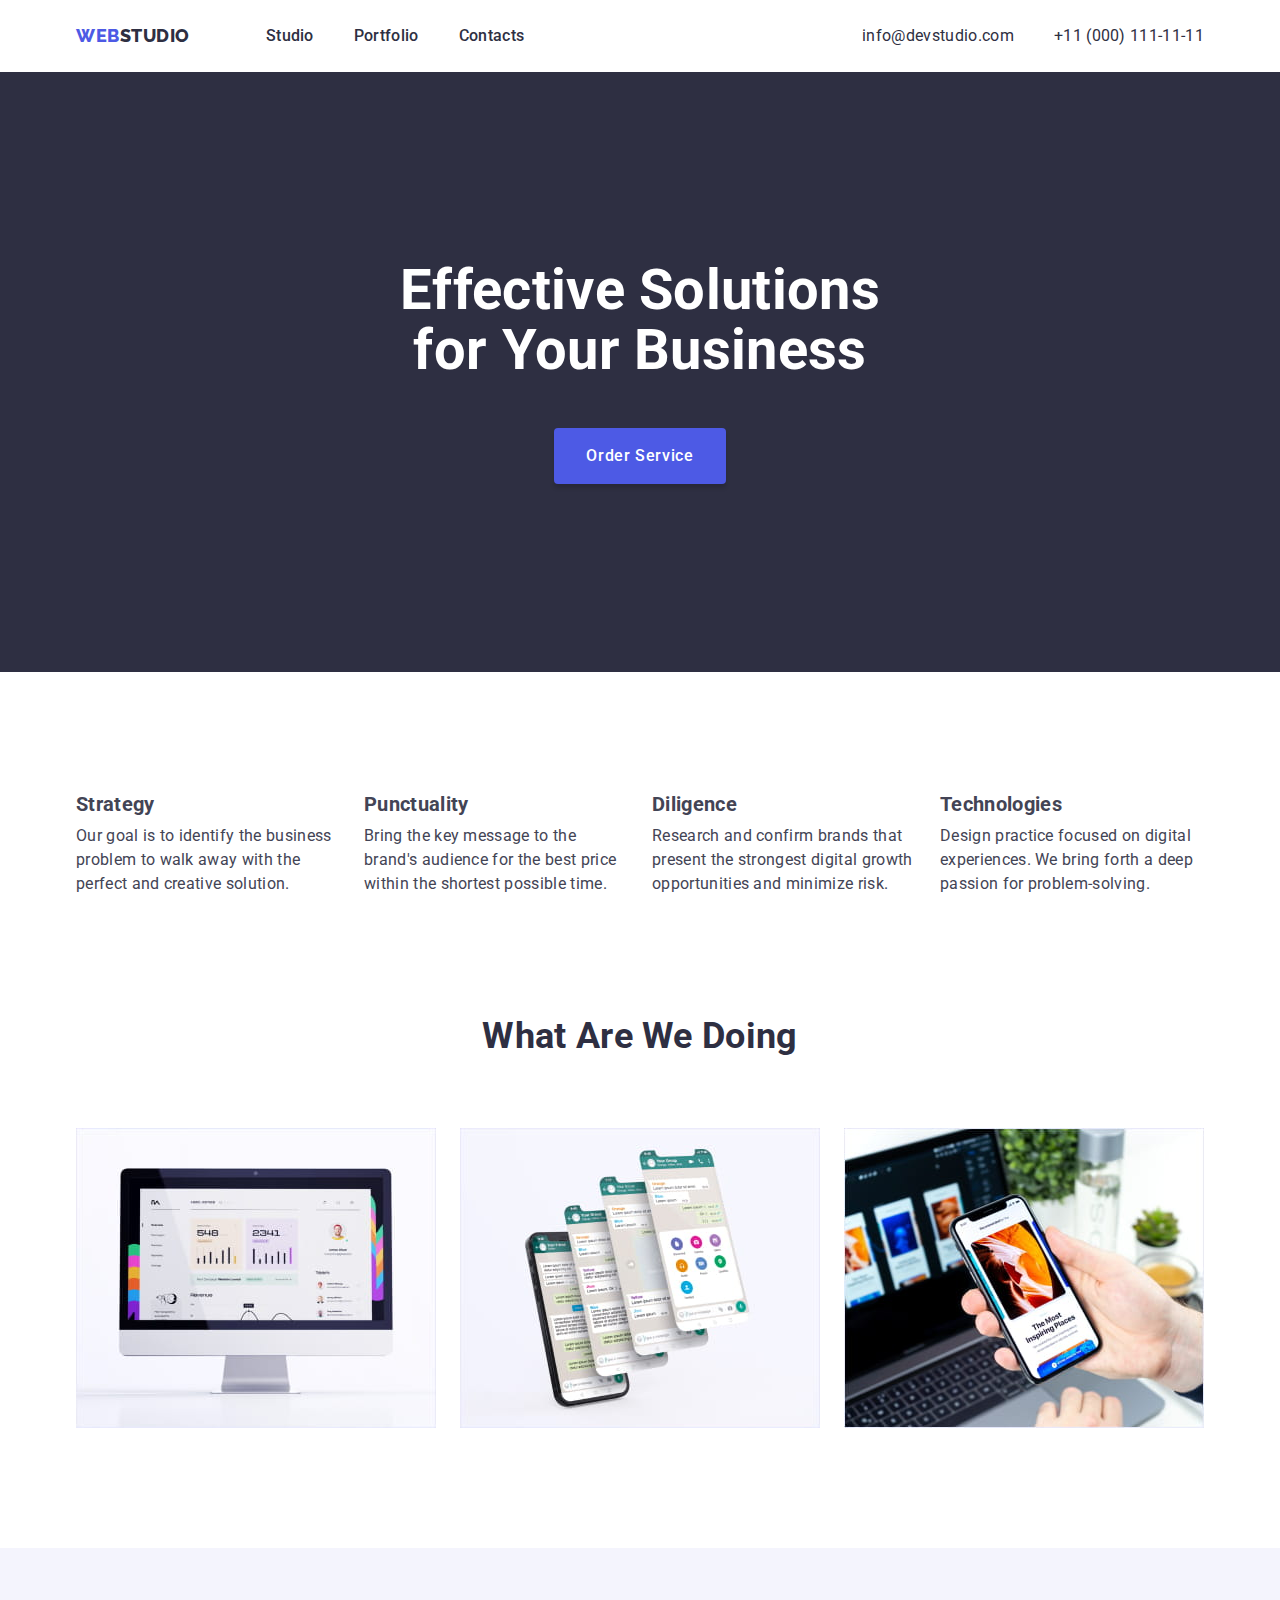
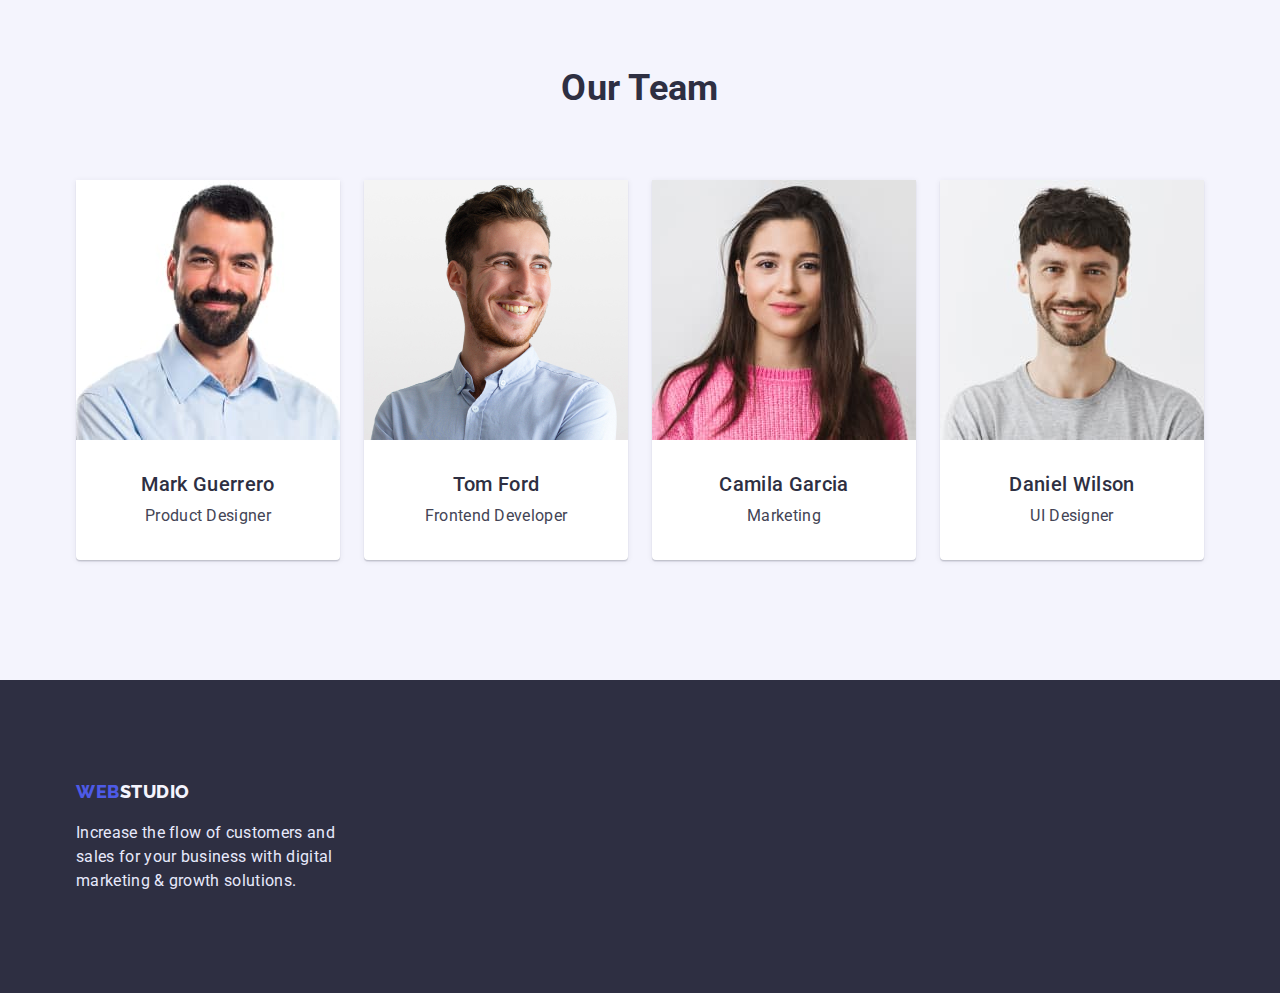
<file: index.html>
<!DOCTYPE html>
<html lang="en">
  <head>
    <meta charset="UTF-8" />
    <meta http-equiv="X-UA-Compatible" content="IE=edge" />
    <meta name="viewport" content="width=device-width, initial-scale=1.0" />
    <title>webstudio</title>
    <link rel="preconnect" href="https://fonts.googleapis.com" />
    <link rel="preconnect" href="https://fonts.gstatic.com" crossorigin />
    <link
      href="https://fonts.googleapis.com/css2?family=Raleway:wght@800&family=Roboto:wght@400;500;700;900&display=swap"
      rel="stylesheet"
    />
    <link
      href="
      https://cdn.jsdelivr.net/npm/modern-normalize@1.1.0/modern-normalize.min.css
      "
      rel="stylesheet"
    />
    <link rel="stylesheet" href="./css/styles.css" />
  </head>
  <body>
    <header>
      <div class="container container-header">
        <nav class="nav-header">
          <a class="logo link" href="./index.html"
            >web<span class="logo-header">studio</span></a
          >
          <ul class="list flexbox-container-nav">
            <li>
              <a href="./index.html" class="nav link">Studio</a>
            </li>
            <li>
              <a href="./portfolio.html" class="nav link">Portfolio</a>
            </li>
            <li>
              <a href="/" class="nav link">Contacts</a>
            </li>
          </ul>
        </nav>
        <address class="address">
          <ul class="list flexbox-container-adr">
            <li>
              <a href="mailto:info@devstudio.com" class="contact link"
                >info@devstudio.com</a
              >
            </li>
            <li>
              <a href="tel:+110001111111" class="contact link"
                >+11 (000) 111-11-11</a
              >
            </li>
          </ul>
        </address>
      </div>
    </header>
    <main>
      <!-- hero section -->
      <section class="hero">
        <div class="container">
          <h1 class="hero-title">
            Effective Solutions <br />
            for Your Business
          </h1>
          <button type="button" class="hero-btn">Order Service</button>
        </div>
      </section>
      <!-- section 1 -->
      <section class="section-one">
        <div class="container">
          <h2 hidden>strategy</h2>
          <ul class="list flexbox-container">
            <li class="clause">
              <h3 class="title-one">Strategy</h3>
              <p>
                Our goal is to identify the business problem to walk away with
                the perfect and creative solution.
              </p>
            </li>
            <li class="clause">
              <h3 class="title-one">Punctuality</h3>
              <p>
                Bring the key message to the brand's audience for the best price
                within the shortest possible time.
              </p>
            </li>
            <li class="clause">
              <h3 class="title-one">Diligence</h3>
              <p>
                Research and confirm brands that present the strongest digital
                growth opportunities and minimize risk.
              </p>
            </li>
            <li class="clause">
              <h3 class="title-one">Technologies</h3>
              <p>
                Design practice focused on digital experiences. We bring forth a
                deep passion for problem-solving.
              </p>
            </li>
          </ul>
        </div>
      </section>
      <!-- section 2 -->
      <section class="section-two">
        <div class="container">
          <h2 class="title-two">What Are We Doing</h2>
          <ul class="list flexbox-container">
            <li>
              <img
                src="./images/section2/img1.jpg"
                width="360"
                height="300"
                alt="desktop site"
              />
            </li>
            <li>
              <img
                src="./images/section2/img2.jpg"
                width="360"
                height="300"
                alt="tablet site"
              />
            </li>
            <li>
              <img
                src="./images/section2/img3.jpg"
                width="360"
                height="300"
                alt="mobile site"
              />
            </li>
          </ul>
        </div>
      </section>
      <!-- section 3 -->
      <section class="team section-three">
        <div class="container">
          <h2 class="title-two">Our Team</h2>
          <ul class="list flexbox-container">
            <li class="card">
              <img
                src="./images/ourteam/mark.jpg"
                width="264"
                height="260"
                alt="mark guerrero product designer"
              />
              <div class="team-card-kontent">
                <h3 class="title-three">Mark Guerrero</h3>
                <p>Product Designer</p>
              </div>
            </li>
            <li class="card">
              <img
                src="./images/ourteam/tom.jpg"
                width="264"
                height="260"
                alt="Tom Ford Frontend Developer"
              />
              <div class="team-card-kontent">
                <h3 class="title-three">Tom Ford</h3>
                <p>Frontend Developer</p>
              </div>
            </li>
            <li class="card">
              <img
                src="./images/ourteam/camila.jpg"
                width="264"
                height="260"
                alt="Camila Garcia Marketing"
              />
              <div class="team-card-kontent">
                <h3 class="title-three">Camila Garcia</h3>
                <p>Marketing</p>
              </div>
            </li>
            <li class="card">
              <img
                src="./images/ourteam/daniel.jpg"
                width="264"
                height="260"
                alt="Daniel Wilson UI Designer"
              />
              <div class="team-card-kontent">
                <h3 class="title-three">Daniel Wilson</h3>
                <p>UI Designer</p>
              </div>
            </li>
          </ul>
        </div>
      </section>
    </main>
    <footer class="footer">
      <div class="container">
        <a class="logo link" href="./index.html"
          >web<span class="logo-footer">studio</span></a
        >
        <p class="text-footer">
          Increase the flow of customers and sales for your business with
          digital marketing & growth solutions.
        </p>
      </div>
    </footer>
  </body>
</html>
</file>
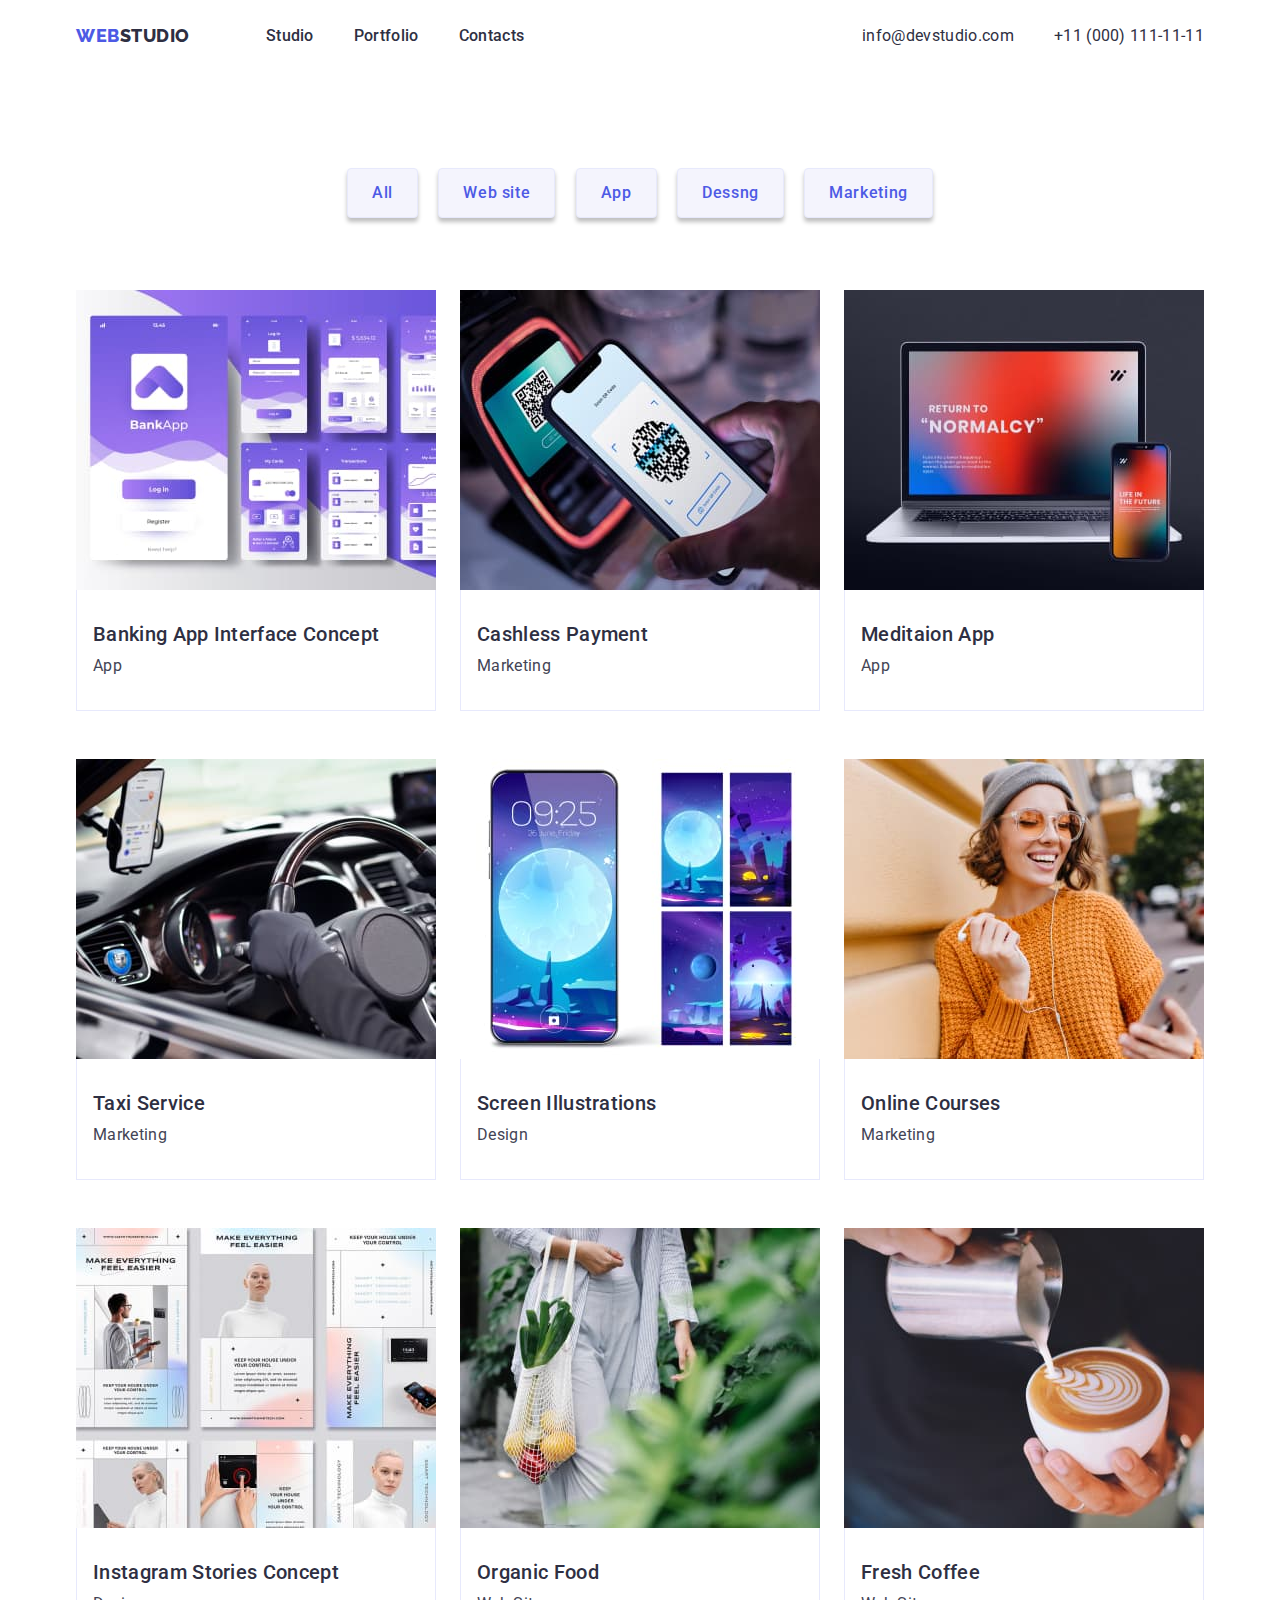
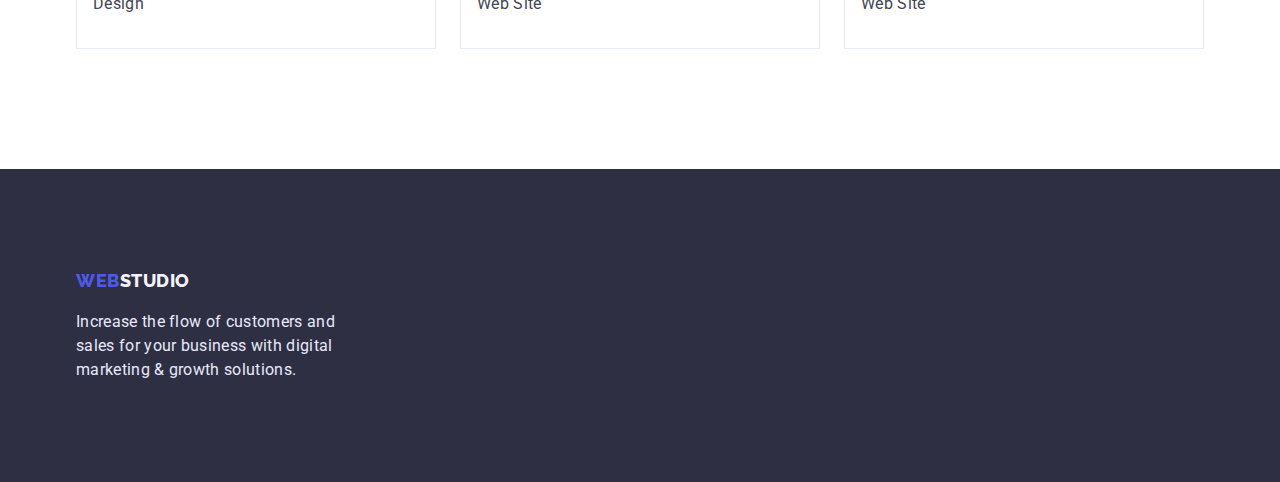
<file: portfolio.html>
<!DOCTYPE html>
<html lang="en">
  <head>
    <meta charset="UTF-8" />
    <meta http-equiv="X-UA-Compatible" content="IE=edge" />
    <meta name="viewport" content="width=device-width, initial-scale=1.0" />
    <title>webstudio</title>
    <link rel="preconnect" href="https://fonts.googleapis.com" />
    <link rel="preconnect" href="https://fonts.gstatic.com" crossorigin />
    <link
      href="https://fonts.googleapis.com/css2?family=Raleway:wght@800&family=Roboto:wght@400;500;700;900&display=swap"
      rel="stylesheet"
    />
    <link
      href="
      https://cdn.jsdelivr.net/npm/modern-normalize@1.1.0/modern-normalize.min.css
      "
      rel="stylesheet"
    />
    <link rel="stylesheet" href="./css/styles.css" />
  </head>
  <body>
    <header>
      <div class="container container-header">
        <nav class="nav-header">
          <a class="logo link" href="./index.html"
            >web<span class="logo-header">studio</span></a
          >
          <ul class="list flexbox-container-nav">
            <li>
              <a href="./index.html" class="nav link">Studio</a>
            </li>
            <li>
              <a href="./portfolio.html" class="nav link">Portfolio</a>
            </li>
            <li>
              <a href="/" class="nav link">Contacts</a>
            </li>
          </ul>
        </nav>
        <address class="address">
          <ul class="list flexbox-container-adr">
            <li>
              <a href="mailto:info@devstudio.com" class="contact link"
                >info@devstudio.com</a
              >
            </li>
            <li>
              <a href="tel:+110001111111" class="contact link"
                >+11 (000) 111-11-11</a
              >
            </li>
          </ul>
        </address>
      </div>
    </header>
    <main>
      <!-- Portfolio -->
      <section class="section">
        <div class="container">
          <h1 hidden>Portfolio</h1>
          <ul class="list flexbox-container-filter">
            <li>
              <button type="button" class="filter-btn">All</button>
            </li>
            <li>
              <button type="button" class="filter-btn">Web site</button>
            </li>
            <li>
              <button type="button" class="filter-btn">App</button>
            </li>
            <li>
              <button type="button" class="filter-btn">Dessng</button>
            </li>
            <li>
              <button type="button" class="filter-btn">Marketing</button>
            </li>
          </ul>

          <ul class="list flexbox-container-card">
            <li>
              <a href="" class="card link">
                <img
                  src="./images/portfolio/img.jpg"
                  width="360"
                  height="300"
                  alt="banking app interface
            concept"
                />
                <div class="card-project-content">
                  <h2 class="title-project">Banking App Interface Concept</h2>
                  <p class="text">App</p>
                </div>
              </a>
            </li>
            <li>
              <a href="" class="card link">
                <img
                  src="./images/portfolio/img1.jpg"
                  width="360"
                  height="300"
                  alt="cashless payment"
                />
                <div class="card-project-content">
                  <h2 class="title-project">Cashless Payment</h2>
                  <p class="text">Marketing</p>
                </div>
              </a>
            </li>
            <li>
              <a href="" class="card link">
                <img
                  src="./images/portfolio/img2.jpg"
                  width="360"
                  height="300"
                  alt="Meditaion App"
                />
                <div class="card-project-content">
                  <h2 class="title-project">Meditaion App</h2>
                  <p class="text">App</p>
                </div>
              </a>
            </li>
            <li>
              <a href="" class="card link">
                <img
                  src="./images/portfolio/img3.jpg"
                  width="360"
                  height="300"
                  alt="Taxi Service"
                />
                <div class="card-project-content">
                  <h2 class="title-project">Taxi Service</h2>
                  <p class="text">Marketing</p>
                </div>
              </a>
            </li>
            <li>
              <a href="" class="card link">
                <img
                  src="./images/portfolio/img4.jpg"
                  width="360"
                  height="300"
                  alt="Screen Illustrations"
                />
                <div class="card-project-content">
                  <h2 class="title-project">Screen Illustrations</h2>
                  <p class="text">Design</p>
                </div>
              </a>
            </li>
            <li>
              <a href="" class="card link">
                <img
                  src="./images/portfolio/img5.jpg"
                  width="360"
                  height="300"
                  alt="Online Courses"
                />
                <div class="card-project-content">
                  <h2 class="title-project">Online Courses</h2>
                  <p class="text">Marketing</p>
                </div>
              </a>
            </li>
            <li>
              <a href="" class="card link">
                <img
                  src="./images/portfolio/img6.jpg"
                  width="360"
                  height="300"
                  alt="Instagram Stories Concept"
                />
                <div class="card-project-content">
                  <h2 class="title-project">Instagram Stories Concept</h2>
                  <p class="text">Design</p>
                </div>
              </a>
            </li>
            <li>
              <a href="" class="card link">
                <img
                  src="./images/portfolio/img7.jpg"
                  width="360"
                  height="300"
                  alt="Organic Food"
                />
                <div class="card-project-content">
                  <h2 class="title-project">Organic Food</h2>
                  <p class="text">Web Site</p>
                </div>
              </a>
            </li>
            <li>
              <a href="" class="card link">
                <img
                  src="./images/portfolio/img8.jpg"
                  width="360"
                  height="300"
                  alt="Fresh Coffee"
                />
                <div class="card-project-content">
                  <h2 class="title-project">Fresh Coffee</h2>
                  <p class="text">Web Site</p>
                </div>
              </a>
            </li>
          </ul>
        </div>
      </section>
    </main>
    <footer class="footer">
      <div class="container">
        <a class="logo link" href="./index.html"
          >web<span class="logo-footer">studio</span></a
        >
        <p class="text-footer">
          Increase the flow of customers and sales for your business with
          digital marketing & growth solutions.
        </p>
      </div>
    </footer>
  </body>
</html>
</file>
<file: css/styles.css>
:root {
    /* Font */
    --primary-fonts: ;
    --secondary-fonts: ;

    /* Text colors */
    --primary-txt-cl: #434455;
    --secondary-txt-cl: #2E2F42;
    --accent-txt-cl: #FFFFFF;
  

    /* BG colors */
    --secondary-bg-cl: #4D5AE5;
    --light-bg: #F4F4FD;
    --dark-bg: #2E2F42;
    --hover-bt: #404BBF;
}

/* reset styles */

h1, h2, h3, h4, h5, h6, p {
    margin: 0px;
}

img {
    display: block;
}

button {
    cursor: pointer;
}

.list {
    list-style-type: none;
    margin: 0;
    padding: 0;
}

.link {
    text-decoration: none;
    color: currentColor;
}

/* reset end */

/* BODY */

body {
font-family: 'Roboto',
sans-serif;
font-size: 16px;
line-height: calc(24 / 16);
letter-spacing: 0.02em;
color: var(--primary-txt-cl);
}

.container {
    width: 1158px;
    padding-right: 15px;
    padding-left: 15px;
    margin-left: auto;
    margin-right: auto;
}


/* header */

.container-header {

    display: flex;
    padding-top: 24px;
    padding-bottom: 24px;
}

.nav-header {
    display: flex;
}

.nav {
font-style: normal;
font-weight: 500;
font-size: 16px;
line-height: calc(24 / 16);
color: #2E2F42;
}

.address {
    margin-left: auto;
}

.contact {
font-style: normal;
font-size: 16px;
line-height: calc(24 /16);
color: #2E2F42;
}

.nav:hover,
.nav:focus,
.contact:hover,
.contact:focus
 {
color: var(--hover-bt);
}
    

.logo {
font-family: 'Raleway',
sans-serif;
font-style: normal;
font-weight: 800;
font-size: 18px;
line-height: calc(24 / 18);
letter-spacing: 0.03em;
text-transform: uppercase;
color: var(--secondary-bg-cl);
}        

.logo-header {color: var(--dark-bg);
}

.flexbox-container-nav {
    display: flex;
    justify-content: space-between;
    gap: 40px;
    margin-left: 76px;
}

.flexbox-container-adr {
    display: flex;
    justify-content: space-between;
    gap: 40px;

}


/* hero section */

.hero {
height: 600px;
background: #2E2F42;
padding-top: 188px;
padding-bottom: 188px;
}

.hero-title {
    font-weight: 700;
        font-size: 56px;
        line-height: calc(60/56);
    color: #FFFFFF ;
    text-align: center;
    margin-bottom: 48px;
}

.hero-btn {
padding: 16px 32px;
margin: 0 auto;
display: block;
background: #4D5AE5;
box-shadow: 0px 4px 4px rgba(0, 0, 0, 0.15);
border-radius: 4px;
border: none;
font-family: 'Roboto';
font-weight: 500;
font-size: 16px;
line-height: calc(24 / 16);
letter-spacing: 0.04em;
color: var(--accent-txt-cl);
}

.hero-btn:hover,
.hero-btn:focus {
background-color: var(--hover-bt);
}

/* section 1 */

.section-one {
    padding-top: 120px;
    padding-bottom: 120px;
}

.title-one {
    font-size: 20px;
    line-height: calc(24/20);
    margin-bottom: 8px;

}

/* section 2 */

.section-two {
    height: 532px;
}

h2 {
    margin-bottom: 72px;
}

.title-two {
    font-size: 36px;
    line-height: calc(40 / 36);
    color: var(--secondary-txt-cl);
    text-transform: capitalize;
    text-align: center;
}


/* section 3 */
.section-three {
    padding-top: 120px;
    padding-bottom: 120px;
    
}

.clause {
    width: 264px;
    height: 104px;
}


.team-card-kontent {
    display: flex;
    flex-direction: column;
    justify-content: center;
    align-items: center;
    padding: 32px 16px;
    gap: 8px;
}


.flexbox-container {
    display: flex;
    justify-content: space-between;
}





/* ======================= */
          /* portfolio */
/* ======================== */


.flexbox-container-filter {
display: flex;
justify-content: space-between;
margin-bottom: 72px;
width: 586px;

margin-right: auto;
margin-left: auto;
}

.flexbox-container-card {
display: flex;
flex-wrap: wrap;
column-gap: 24px;
row-gap: 48px;
}

.card {
    width: 264px;
    background: #FFFFFF;
    box-shadow: 0px 1px 6px rgba(46, 47, 66, 0.08), 0px 1px 1px rgba(46, 47, 66, 0.16), 0px 2px 1px rgba(46, 47, 66, 0.08);
    border-radius: 0px 0px 4px 4px;
}

.card-project-content {
    padding: 32px 16px ;
    border: 1px solid #E7E9FC;
    border-top: none;
       
}



.title-three {
font-weight: 500;
font-size: 20px;
line-height: calc(24 / 20);
color: var(--secondary-txt-cl);

}

.title-project {
font-weight: 500;
font-size: 20px;
line-height: calc(24 / 20);
color: var(--secondary-txt-cl);
margin-bottom: 8px;
}

.text {
color: var(--primary-txt-cl);
}

.team {
background: var(--light-bg)
}





/* footer */


.footer {
background: #2E2F42;
padding-top: 100px;
padding-bottom: 100px;

}
.logo-footer {
    color: #F4F4FD;
   

   
}

.text-footer {
    color: #E7E9FC;
    margin-top: 16px;
    width: 264px;
    height: 72px;
}

/* filter */

.filter-btn {
    color: var(--secondary-bg-cl);
    font-family: 'Roboto';
    font-weight: 500;
    font-size: 16px;
    line-height: calc(24 / 16);
    letter-spacing: 0.04em;
    background: var(--light-bg);
    border: 1px solid #E7E9FC;
    box-shadow: 0px 4px 4px rgba(0, 0, 0, 0.25);
    border-radius: 4px;
    cursor: pointer;
    padding: 12px 24px;
}

.filter-btn:hover,
.filter-btn:focus {
    background: var(--hover-bt);
    color: var(--accent-txt-cl);
    border: var(--hover-bt) ;
}

.section {
    padding-top: 96px;
    padding-bottom: 120px;
}
</file>
